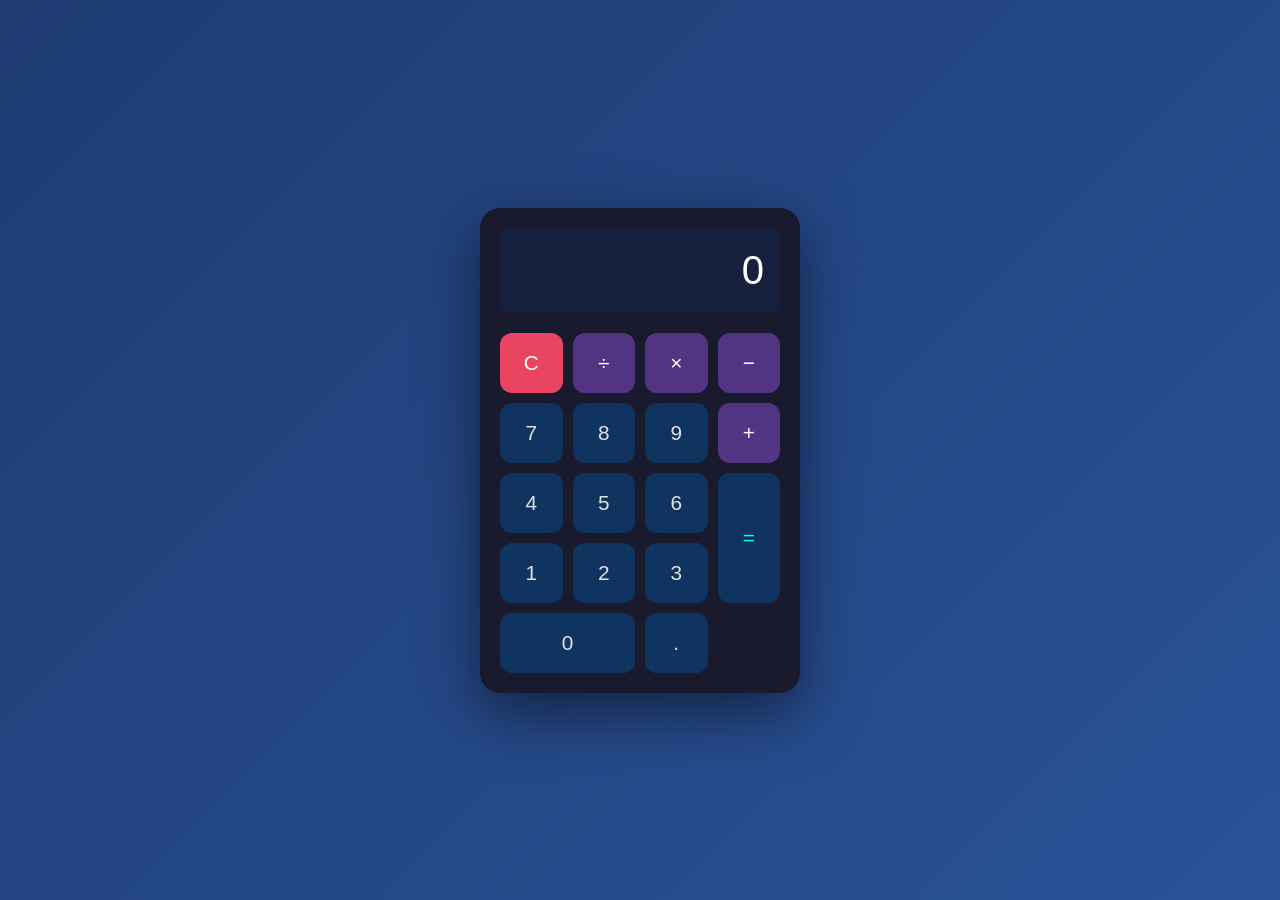
<file: calculator/index.html>
<!DOCTYPE html>
<html lang="en">
<head>
    <meta charset="UTF-8">
    <meta name="viewport" content="width=device-width, initial-scale=1.0">
    <title>Basic Calculator</title>
    <link rel="stylesheet" href="style.css">
</head>
<body>
    <div class="calculator">
        <div class="display" id="display">0</div>
        <div class="buttons">
            <button class="btn clear" onclick="clearDisplay()">C</button>
            <button class="btn operator" onclick="appendValue('/')">&divide;</button>
            <button class="btn operator" onclick="appendValue('*')">&times;</button>
            <button class="btn operator" onclick="appendValue('-')">&minus;</button>
            <button class="btn" onclick="appendValue('7')">7</button>
            <button class="btn" onclick="appendValue('8')">8</button>
            <button class="btn" onclick="appendValue('9')">9</button>
            <button class="btn operator" onclick="appendValue('+')">+</button>
            <button class="btn" onclick="appendValue('4')">4</button>
            <button class="btn" onclick="appendValue('5')">5</button>
            <button class="btn" onclick="appendValue('6')">6</button>
            <button class="btn equals" onclick="evaluate()">=</button>
            <button class="btn" onclick="appendValue('1')">1</button>
            <button class="btn" onclick="appendValue('2')">2</button>
            <button class="btn" onclick="appendValue('3')">3</button>
            <button class="btn zero" onclick="appendValue('0')">0</button>
            <button class="btn" onclick="appendValue('.')">.</button>
        </div>
    </div>
    <script>
        const display = document.querySelector('.display');

        function appendValue(value) {
            if (display.textContent === '0' && value !== '.') {
                display.textContent = value;
            } else {
                display.textContent += value;
            }
        }

        function clearDisplay() {
            display.textContent = '0';
        }

        function evaluate() {
            try {
                display.textContent = Function('return ' + display.textContent)() || '0';
            } catch {
                display.textContent = 'Error';
            }
        }
    </script>
</body>
</html>
</file>
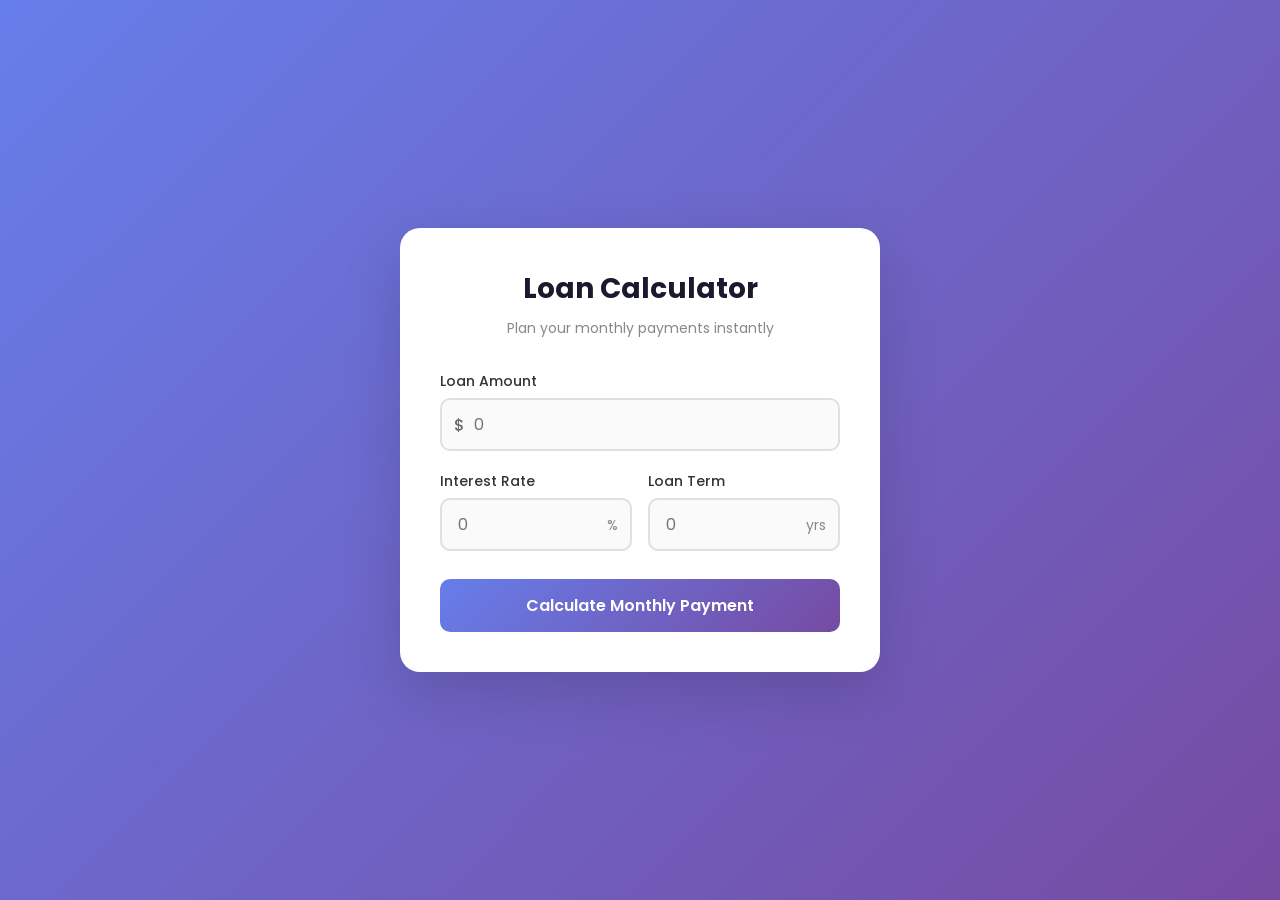
<file: loan-calculator.html>
<!doctype html>
<html lang="en">
<head>
    <meta charset="UTF-8" />
    <meta name="viewport" content="width=device-width, initial-scale=1.0" />
    <title>Loan Calculator</title>
    <link rel="preconnect" href="https://fonts.googleapis.com" />
    <link rel="preconnect" href="https://fonts.gstatic.com" crossorigin />
    <link
        href="https://fonts.googleapis.com/css2?family=Poppins:ital,wght@0,100;0,200;0,300;0,400;0,500;0,600;0,700;0,800;0,900;1,100;1,200;1,300;1,400;1,500;1,600;1,700;1,800;1,900&display=swap"
        rel="stylesheet" />
    <style>
        *,
        *::before,
        *::after {
            margin: 0;
            padding: 0;
            box-sizing: border-box;
        }

        body {
            font-family: 'Poppins', sans-serif;
            background: linear-gradient(135deg, #667eea 0%, #764ba2 100%);
            min-height: 100vh;
            display: flex;
            align-items: center;
            justify-content: center;
            padding: 20px;
        }

        .calculator {
            background: #ffffff;
            border-radius: 20px;
            box-shadow: 0 20px 60px rgba(0, 0, 0, 0.15);
            padding: 40px;
            max-width: 480px;
            width: 100%;
            transition: transform 0.3s ease;
        }

        .calculator:hover {
            transform: translateY(-4px);
        }

        .calculator__title {
            font-size: 28px;
            font-weight: 700;
            color: #1a1a2e;
            margin-bottom: 8px;
            text-align: center;
        }

        .calculator__subtitle {
            font-size: 14px;
            color: #888;
            text-align: center;
            margin-bottom: 32px;
            font-weight: 400;
        }

        .form-group {
            margin-bottom: 20px;
        }

        .form-group label {
            display: block;
            font-size: 14px;
            font-weight: 500;
            color: #333;
            margin-bottom: 6px;
        }

        .form-group .input-wrapper {
            position: relative;
        }

        .form-group .input-wrapper .prefix {
            position: absolute;
            left: 14px;
            top: 50%;
            transform: translateY(-50%);
            font-size: 16px;
            font-weight: 500;
            color: #666;
            pointer-events: none;
        }

        .form-group .input-wrapper .suffix {
            position: absolute;
            right: 14px;
            top: 50%;
            transform: translateY(-50%);
            font-size: 14px;
            color: #888;
            pointer-events: none;
        }

        .form-group input {
            width: 100%;
            padding: 12px 16px;
            font-size: 16px;
            font-family: 'Poppins', sans-serif;
            border: 2px solid #e0e0e0;
            border-radius: 10px;
            outline: none;
            transition: border-color 0.3s ease, box-shadow 0.3s ease;
            background: #fafafa;
        }

        .form-group input.has-prefix {
            padding-left: 32px;
        }

        .form-group input.has-suffix {
            padding-right: 36px;
        }

        .form-group input:focus {
            border-color: #667eea;
            box-shadow: 0 0 0 3px rgba(102, 126, 234, 0.15);
            background: #fff;
        }

        .form-group input::-webkit-outer-spin-button,
        .form-group input::-webkit-inner-spin-button {
            -webkit-appearance: none;
            margin: 0;
        }

        .form-group input[type='number'] {
            -moz-appearance: textfield;
        }

        .form-row {
            display: flex;
            gap: 16px;
        }

        .form-row .form-group {
            flex: 1;
        }

        .calculate-btn {
            width: 100%;
            padding: 14px;
            font-size: 16px;
            font-weight: 600;
            font-family: 'Poppins', sans-serif;
            color: #fff;
            background: linear-gradient(135deg, #667eea, #764ba2);
            border: none;
            border-radius: 10px;
            cursor: pointer;
            transition: opacity 0.3s ease, transform 0.2s ease;
            margin-top: 8px;
        }

        .calculate-btn:hover {
            opacity: 0.9;
            transform: translateY(-1px);
        }

        .calculate-btn:active {
            transform: translateY(0);
        }

        .result {
            margin-top: 28px;
            padding: 24px;
            background: linear-gradient(135deg, #f5f7ff, #f3eeff);
            border-radius: 14px;
            display: none;
        }

        .result.visible {
            display: block;
            animation: fadeIn 0.4s ease;
        }

        @keyframes fadeIn {
            from {
                opacity: 0;
                transform: translateY(10px);
            }
            to {
                opacity: 1;
                transform: translateY(0);
            }
        }

        .result__item {
            display: flex;
            justify-content: space-between;
            align-items: center;
            padding: 8px 0;
        }

        .result__item:not(:last-child) {
            border-bottom: 1px solid rgba(0, 0, 0, 0.06);
        }

        .result__label {
            font-size: 14px;
            color: #666;
            font-weight: 400;
        }

        .result__value {
            font-size: 16px;
            font-weight: 600;
            color: #1a1a2e;
        }

        .result__value--highlight {
            font-size: 24px;
            font-weight: 700;
            color: #667eea;
        }

        .result__divider {
            height: 1px;
            background: rgba(0, 0, 0, 0.08);
            margin: 8px 0;
        }

        .result__total {
            display: flex;
            justify-content: space-between;
            align-items: center;
            padding-top: 8px;
        }

        .result__total .result__label {
            font-size: 16px;
            font-weight: 500;
            color: #333;
        }

        .error {
            color: #e74c3c;
            font-size: 13px;
            margin-top: 4px;
            display: none;
        }

        .error.visible {
            display: block;
        }

        @media (max-width: 520px) {
            .calculator {
                padding: 24px 20px;
            }

            .form-row {
                flex-direction: column;
                gap: 0;
            }

            .calculator__title {
                font-size: 22px;
            }
        }
    </style>
</head>
<body>
    <div class="calculator">
        <h1 class="calculator__title">Loan Calculator</h1>
        <p class="calculator__subtitle">Plan your monthly payments instantly</p>

        <div class="form-group">
            <label for="loanAmount">Loan Amount</label>
            <div class="input-wrapper">
                <span class="prefix">$</span>
                <input type="number" id="loanAmount" class="has-prefix" placeholder="0" min="0" />
            </div>
        </div>

        <div class="form-row">
            <div class="form-group">
                <label for="interestRate">Interest Rate</label>
                <div class="input-wrapper">
                    <input type="number" id="interestRate" class="has-suffix" placeholder="0" step="0.1" min="0" />
                    <span class="suffix">%</span>
                </div>
            </div>
            <div class="form-group">
                <label for="loanTerm">Loan Term</label>
                <div class="input-wrapper">
                    <input type="number" id="loanTerm" class="has-suffix" placeholder="0" min="1" />
                    <span class="suffix">yrs</span>
                </div>
            </div>
        </div>

        <p class="error" id="errorMsg">Please fill in all fields with valid values.</p>

        <button class="calculate-btn" id="calculateBtn">Calculate Monthly Payment</button>

        <div class="result" id="result">
            <div class="result__item">
                <span class="result__label">Monthly Payment</span>
                <span class="result__value result__value--highlight" id="monthlyPayment">$0.00</span>
            </div>
            <div class="result__divider"></div>
            <div class="result__item">
                <span class="result__label">Total Interest</span>
                <span class="result__value" id="totalInterest">$0.00</span>
            </div>
            <div class="result__item">
                <span class="result__label">Total Payment</span>
                <span class="result__value" id="totalPayment">$0.00</span>
            </div>
        </div>
    </div>

    <script>
        const loanAmountInput = document.getElementById('loanAmount');
        const interestRateInput = document.getElementById('interestRate');
        const loanTermInput = document.getElementById('loanTerm');
        const calculateBtn = document.getElementById('calculateBtn');
        const errorMsg = document.getElementById('errorMsg');
        const result = document.getElementById('result');
        const monthlyPayment = document.getElementById('monthlyPayment');
        const totalInterest = document.getElementById('totalInterest');
        const totalPayment = document.getElementById('totalPayment');

        function calculateLoan() {
            const principal = parseFloat(loanAmountInput.value);
            const rate = parseFloat(interestRateInput.value);
            const years = parseInt(loanTermInput.value, 10);

            if (!principal || !rate || !years || principal <= 0 || rate <= 0 || years <= 0) {
                errorMsg.classList.add('visible');
                result.classList.remove('visible');
                return;
            }

            errorMsg.classList.remove('visible');

            const monthlyRate = rate / 100 / 12;
            const months = years * 12;

            if (monthlyRate === 0) {
                const payment = principal / months;
                const totalPay = principal;
                const interest = 0;
                monthlyPayment.textContent = '$' + payment.toFixed(2);
                totalInterest.textContent = '$' + interest.toFixed(2);
                totalPayment.textContent = '$' + totalPay.toFixed(2);
            } else {
                const payment =
                    (principal * (monthlyRate * Math.pow(1 + monthlyRate, months))) /
                    (Math.pow(1 + monthlyRate, months) - 1);
                const totalPay = payment * months;
                const interest = totalPay - principal;
                monthlyPayment.textContent = '$' + payment.toFixed(2);
                totalInterest.textContent = '$' + interest.toFixed(2);
                totalPayment.textContent = '$' + totalPay.toFixed(2);
            }

            result.classList.add('visible');
        }

        calculateBtn.addEventListener('click', calculateLoan);

        // Allow Enter key to trigger calculation
        document.querySelectorAll('.form-group input').forEach((input) => {
            input.addEventListener('keydown', (e) => {
                if (e.key === 'Enter') {
                    calculateLoan();
                }
            });
        });
    </script>
</body>
</html>
</file>
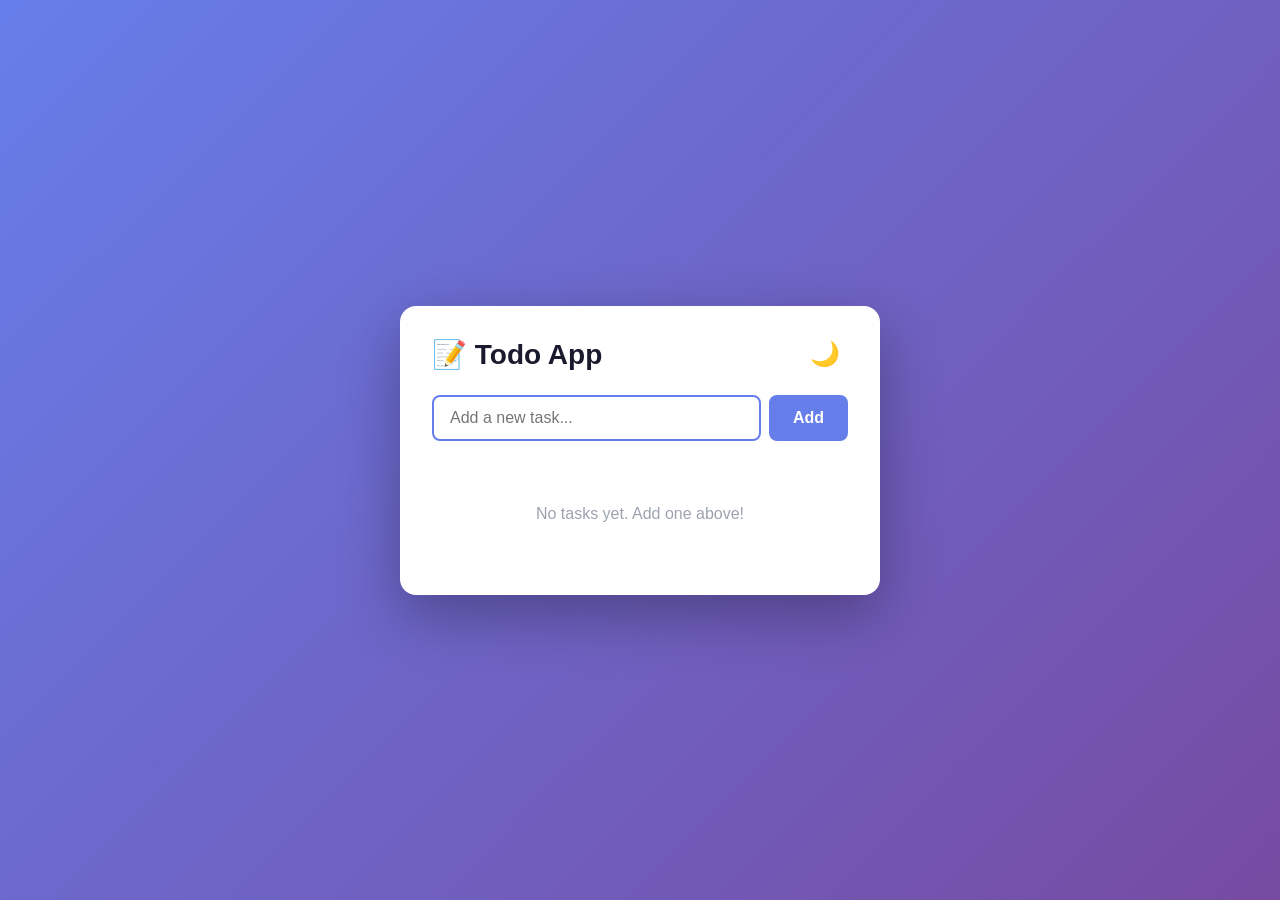
<file: todo.html>
<!DOCTYPE html>
<html lang="en">
<head>
    <meta charset="UTF-8">
    <meta name="viewport" content="width=device-width, initial-scale=1.0">
    <title>Todo App</title>
    <style>
        * {
            margin: 0;
            padding: 0;
            box-sizing: border-box;
        }

        body {
            font-family: -apple-system, BlinkMacSystemFont, 'Segoe UI', Roboto, Oxygen, Ubuntu, sans-serif;
            background: linear-gradient(135deg, #667eea 0%, #764ba2 100%);
            min-height: 100vh;
            display: flex;
            justify-content: center;
            align-items: center;
            padding: 20px;
        }

        .container {
            background: white;
            border-radius: 16px;
            box-shadow: 0 20px 60px rgba(0, 0, 0, 0.3);
            width: 100%;
            max-width: 480px;
            padding: 32px;
        }

        h1 {
            font-size: 28px;
            color: #1a1a2e;
            margin-bottom: 24px;
            text-align: center;
        }

        .input-group {
            display: flex;
            gap: 8px;
            margin-bottom: 24px;
        }

        .input-group input {
            flex: 1;
            padding: 12px 16px;
            border: 2px solid #e0e0e0;
            border-radius: 8px;
            font-size: 16px;
            outline: none;
            transition: border-color 0.2s;
        }

        .input-group input:focus {
            border-color: #667eea;
        }

        .input-group button {
            padding: 12px 24px;
            background: #667eea;
            color: white;
            border: none;
            border-radius: 8px;
            font-size: 16px;
            font-weight: 600;
            cursor: pointer;
            transition: background 0.2s;
            white-space: nowrap;
        }

        .input-group button:hover {
            background: #5a6fd6;
        }

        .todo-list {
            list-style: none;
        }

        .todo-item {
            display: flex;
            align-items: center;
            gap: 12px;
            padding: 12px 16px;
            background: #f8f9fa;
            border-radius: 8px;
            margin-bottom: 8px;
            transition: all 0.2s;
        }

        .todo-item:hover {
            background: #f0f1f4;
        }

        .todo-item.completed .todo-text {
            text-decoration: line-through;
            color: #9ca3af;
        }

        .todo-checkbox {
            width: 20px;
            height: 20px;
            cursor: pointer;
            accent-color: #667eea;
            flex-shrink: 0;
        }

        .todo-text {
            flex: 1;
            font-size: 16px;
            color: #1a1a2e;
            word-break: break-word;
        }

        .delete-btn {
            background: none;
            border: none;
            color: #ef4444;
            font-size: 20px;
            cursor: pointer;
            padding: 4px 8px;
            border-radius: 4px;
            transition: background 0.2s;
            flex-shrink: 0;
        }

        .delete-btn:hover {
            background: #fee2e2;
        }

        .empty-state {
            text-align: center;
            padding: 40px 20px;
            color: #9ca3af;
        }

        .empty-state p {
            font-size: 16px;
        }

        .todo-footer {
            display: flex;
            justify-content: space-between;
            align-items: center;
            margin-top: 16px;
            padding-top: 16px;
            border-top: 1px solid #e0e0e0;
            color: #6b7280;
            font-size: 14px;
        }

        .clear-btn {
            background: none;
            border: none;
            color: #ef4444;
            cursor: pointer;
            font-size: 14px;
            padding: 4px 12px;
            border-radius: 4px;
            transition: background 0.2s;
        }

        .clear-btn:hover {
            background: #fee2e2;
        }

        .header-row {
            display: flex;
            justify-content: space-between;
            align-items: center;
            margin-bottom: 24px;
        }

        .header-row h1 {
            margin-bottom: 0;
        }

        .dark-mode-btn {
            background: none;
            border: none;
            font-size: 24px;
            cursor: pointer;
            padding: 4px 8px;
            border-radius: 8px;
            transition: background 0.2s;
            line-height: 1;
        }

        .dark-mode-btn:hover {
            background: rgba(0, 0, 0, 0.05);
        }

        /* Dark mode styles */
        .container.dark-mode {
            background: #1a1a2e;
        }

        .container.dark-mode h1 {
            color: #e0e0e0;
        }

        .container.dark-mode .input-group input {
            background: #2d2d44;
            border-color: #3d3d5c;
            color: #e0e0e0;
        }

        .container.dark-mode .input-group input:focus {
            border-color: #667eea;
        }

        .container.dark-mode .input-group input::placeholder {
            color: #6b7280;
        }

        .container.dark-mode .todo-item {
            background: #2d2d44;
        }

        .container.dark-mode .todo-item:hover {
            background: #363652;
        }

        .container.dark-mode .todo-text {
            color: #e0e0e0;
        }

        .container.dark-mode .todo-item.completed .todo-text {
            color: #6b7280;
        }

        .container.dark-mode .todo-footer {
            border-top-color: #3d3d5c;
            color: #9ca3af;
        }

        .container.dark-mode .empty-state p {
            color: #6b7280;
        }

        .container.dark-mode .dark-mode-btn:hover {
            background: rgba(255, 255, 255, 0.1);
        }
    </style>
</head>
<body>
    <div class="container">
        <div class="header-row">
            <h1>📝 Todo App</h1>
            <button id="darkModeToggle" class="dark-mode-btn" onclick="toggleDarkMode()" aria-label="Toggle dark mode">🌙</button>
        </div>

        <div class="input-group">
            <input type="text" id="todoInput" placeholder="Add a new task..." autofocus>
            <button onclick="addTodo()">Add</button>
        </div>

        <ul class="todo-list" id="todoList">
            <li class="empty-state">
                <p>No tasks yet. Add one above!</p>
            </li>
        </ul>

        <div class="todo-footer" id="todoFooter" style="display: none;">
            <span id="taskCount">0 tasks remaining</span>
            <button class="clear-btn" onclick="clearCompleted()">Clear completed</button>
        </div>
    </div>

    <script>
        let todos = [];

        function render() {
            const list = document.getElementById('todoList');
            const footer = document.getElementById('todoFooter');
            const count = document.getElementById('taskCount');

            if (todos.length === 0) {
                list.innerHTML = '<li class="empty-state"><p>No tasks yet. Add one above!</p></li>';
                footer.style.display = 'none';
                return;
            }

            footer.style.display = 'flex';
            const remaining = todos.filter(t => !t.completed).length;
            count.textContent = `${remaining} task${remaining !== 1 ? 's' : ''} remaining`;

            list.innerHTML = todos.map((todo, index) => `
                <li class="todo-item ${todo.completed ? 'completed' : ''}">
                    <input type="checkbox" class="todo-checkbox" ${todo.completed ? 'checked' : ''} onchange="toggleTodo(${index})">
                    <span class="todo-text">${escapeHtml(todo.text)}</span>
                    <button class="delete-btn" onclick="deleteTodo(${index})">&times;</button>
                </li>
            `).join('');
        }

        function escapeHtml(text) {
            const div = document.createElement('div');
            div.textContent = text;
            return div.innerHTML;
        }

        function addTodo() {
            const input = document.getElementById('todoInput');
            const text = input.value.trim();
            if (text === '') return;
            todos.push({ text, completed: false });
            input.value = '';
            input.focus();
            render();
        }

        function deleteTodo(index) {
            todos.splice(index, 1);
            render();
        }

        function toggleTodo(index) {
            todos[index].completed = !todos[index].completed;
            render();
        }

        function clearCompleted() {
            todos = todos.filter(t => !t.completed);
            render();
        }

        document.getElementById('todoInput').addEventListener('keypress', function(e) {
            if (e.key === 'Enter') addTodo();
        });

        function toggleDarkMode() {
            const container = document.querySelector('.container');
            container.classList.toggle('dark-mode');
            const btn = document.getElementById('darkModeToggle');
            const isDark = container.classList.contains('dark-mode');
            btn.textContent = isDark ? '☀️' : '🌙';
            localStorage.setItem('darkMode', isDark);
        }

        // Load dark mode preference
        if (localStorage.getItem('darkMode') === 'true') {
            document.querySelector('.container').classList.add('dark-mode');
            document.getElementById('darkModeToggle').textContent = '☀️';
        }
    </script>
</body>
</html>
</file>
<file: calculator/style.css>
* {
    margin: 0;
    padding: 0;
    box-sizing: border-box;
}

body {
    display: flex;
    justify-content: center;
    align-items: center;
    min-height: 100vh;
    background: linear-gradient(135deg, #1e3c72, #2a5298);
    font-family: 'Segoe UI', Tahoma, Geneva, Verdana, sans-serif;
}

.calculator {
    background: #1a1a2e;
    border-radius: 20px;
    padding: 20px;
    box-shadow: 0 20px 60px rgba(0, 0, 0, 0.5);
    width: 320px;
}

.display {
    background: #16213e;
    color: #fff;
    font-size: 2.5rem;
    text-align: right;
    padding: 20px 15px;
    border-radius: 12px;
    margin-bottom: 20px;
    min-height: 80px;
    word-wrap: break-word;
    overflow-wrap: break-word;
    letter-spacing: 1px;
}

.buttons {
    display: grid;
    grid-template-columns: repeat(4, 1fr);
    gap: 10px;
}

.btn {
    padding: 18px;
    font-size: 1.3rem;
    border: none;
    border-radius: 12px;
    cursor: pointer;
    background: #0f3460;
    color: #e0e0e0;
    transition: all 0.15s ease;
}

.btn:hover {
    background: #1a4a8a;
    transform: translateY(-2px);
}

.btn:active {
    transform: translateY(0);
}

.operator {
    background: #533483;
    color: #fff;
}

.operator:hover {
    background: #6a4c9a;
}

.clear {
    background: #e94560;
    color: #fff;
}

.clear:hover {
    background: #ff6b81;
}

.equals {
    background: #0f3460;
    color: #0ff;
    grid-row: span 2;
}

.equals:hover {
    background: #1a4a8a;
    box-shadow: 0 0 15px rgba(0, 255, 255, 0.3);
}

.zero {
    grid-column: span 2;
}
</file>
